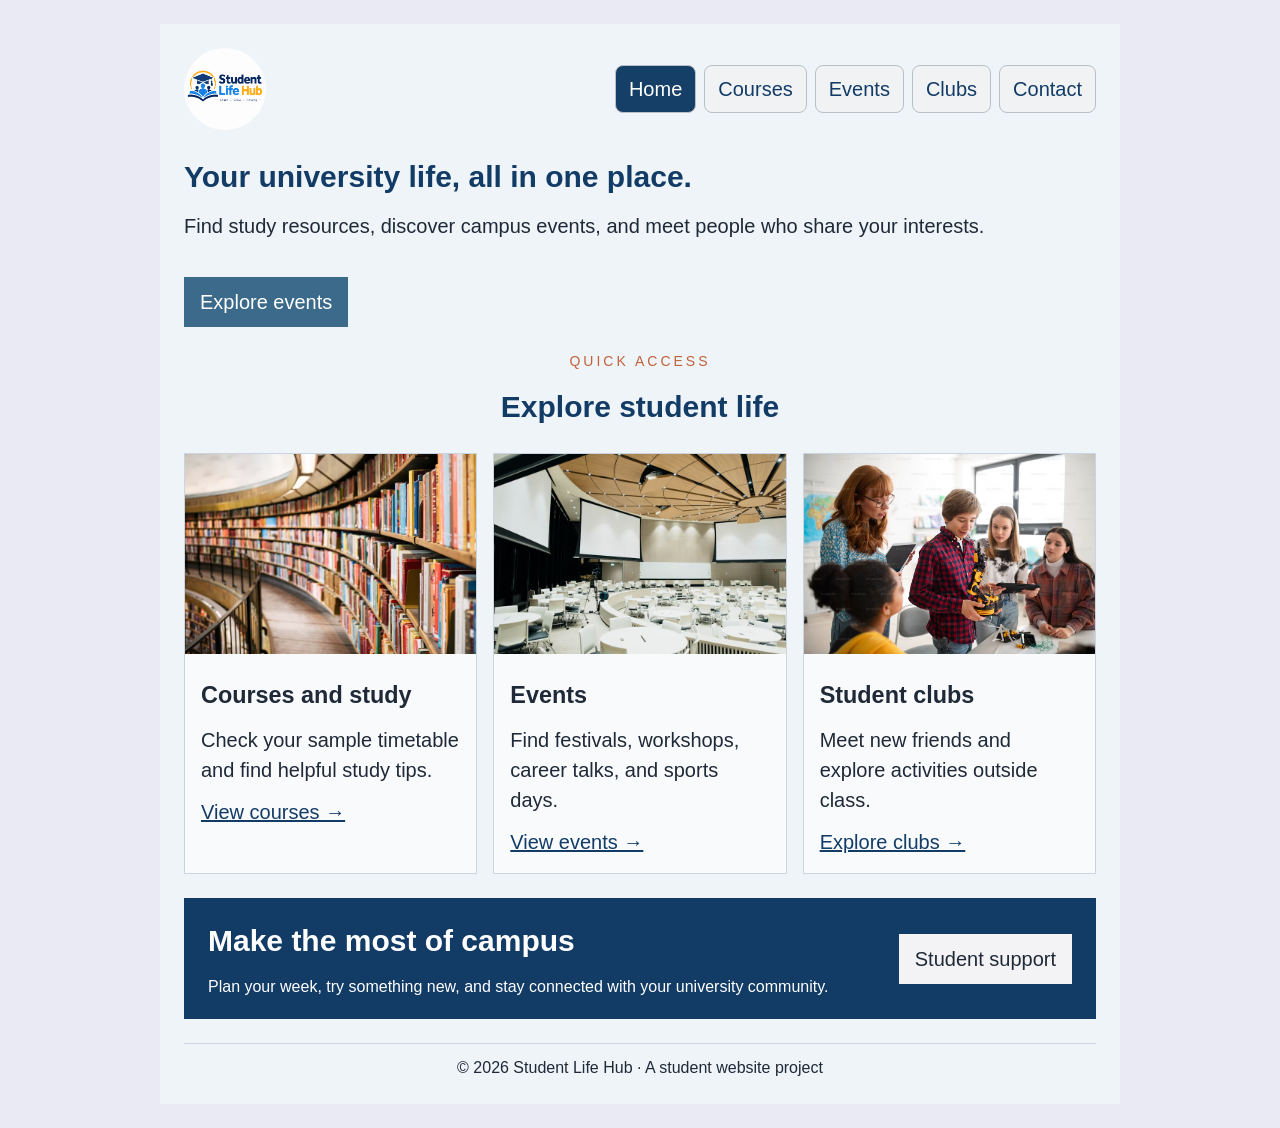
<file: index.html>
<!DOCTYPE html>
<html lang="en">
<head>
    <meta charset="UTF-8">
    <meta name="viewport" content="width=device-width, initial-scale=1.0">
    <title>Student Life Hub - Home</title>
    <link rel="stylesheet" href="style.css">
</head>
<body>
    <header class="topbar">
            <a class="logo" href="index.html"><img src="images/logo.png" width="120" height="120" alt="Student Life Hub"></a>
            <div class="icon_menu">
                <button ><svg xmlns="http://www.w3.org/2000/svg" height="24px" viewBox="0 -960 960 960" width="24px" fill="#1f1f1f"><path d="M120-240v-80h720v80H120Zm0-200v-80h720v80H120Zm0-200v-80h720v80H120Z"/></svg></button>
                <nav class="menu" aria-label="Main">
                    <a class="active" href="index.html">Home</a>
                    <a href="courses.html">Courses</a>
                    <a href="events.html">Events</a>
                    <a href="clubs.html">Clubs</a>
                    <a href="contact.html">Contact</a>
                </nav>
            </div>
    </header>
    <main>
        <section class="profile">
               <div class="bio">
                    <h1>Your university life, all in one place.</h1>
                    <p>Find study resources, discover campus events, and meet people who share your interests.</p>
                </div>
                <a class="button" href="events.html">Explore events</a>
                </section>
        <section class="section">
            <div class="section-heading">
                <p class="eyebrow">QUICK ACCESS</p>
                <h2>Explore student life</h2>
            </div>
            <div class="grid">
                <div class="panel">
                    <img src="images/study.avif">
                    <div class="panel-body">
                        <h3>Courses and study</h3>
                        <p>Check your sample timetable and find helpful study tips.</p>
                        <a href="courses.html">View courses →</a>
                    </div>
                </div>
                <div class="panel">
                    <img src="images/event.avif" alt="People attending an event">
                    <div class="panel-body">
                        <h3>Events</h3>
                        <p>Find festivals, workshops, career talks, and sports days.</p>
                        <a href="events.html">View events →</a>
                    </div>
                </div>
                <div class="panel">
                    <img src="images/club.avif" alt="Friends spending time together">
                    <div class="panel-body">
                        <h3>Student clubs</h3>
                        <p>Meet new friends and explore activities outside class.</p>
                        <a href="clubs.html">Explore clubs →</a>
                    </div>
                </div>
            </div>
        </section>

        <section class="notice">
            <div>
                <h2>Make the most of campus</h2>
                <p>Plan your week, try something new, and stay connected with your university community.</p>
            </div>
            <a class="button button-light" href="contact.html">Student support</a>
        </section>
    </main>
    <footer>
        <p>© 2026 Student Life Hub · A student website project</p>
    </footer>
</body>
</html>
</file>
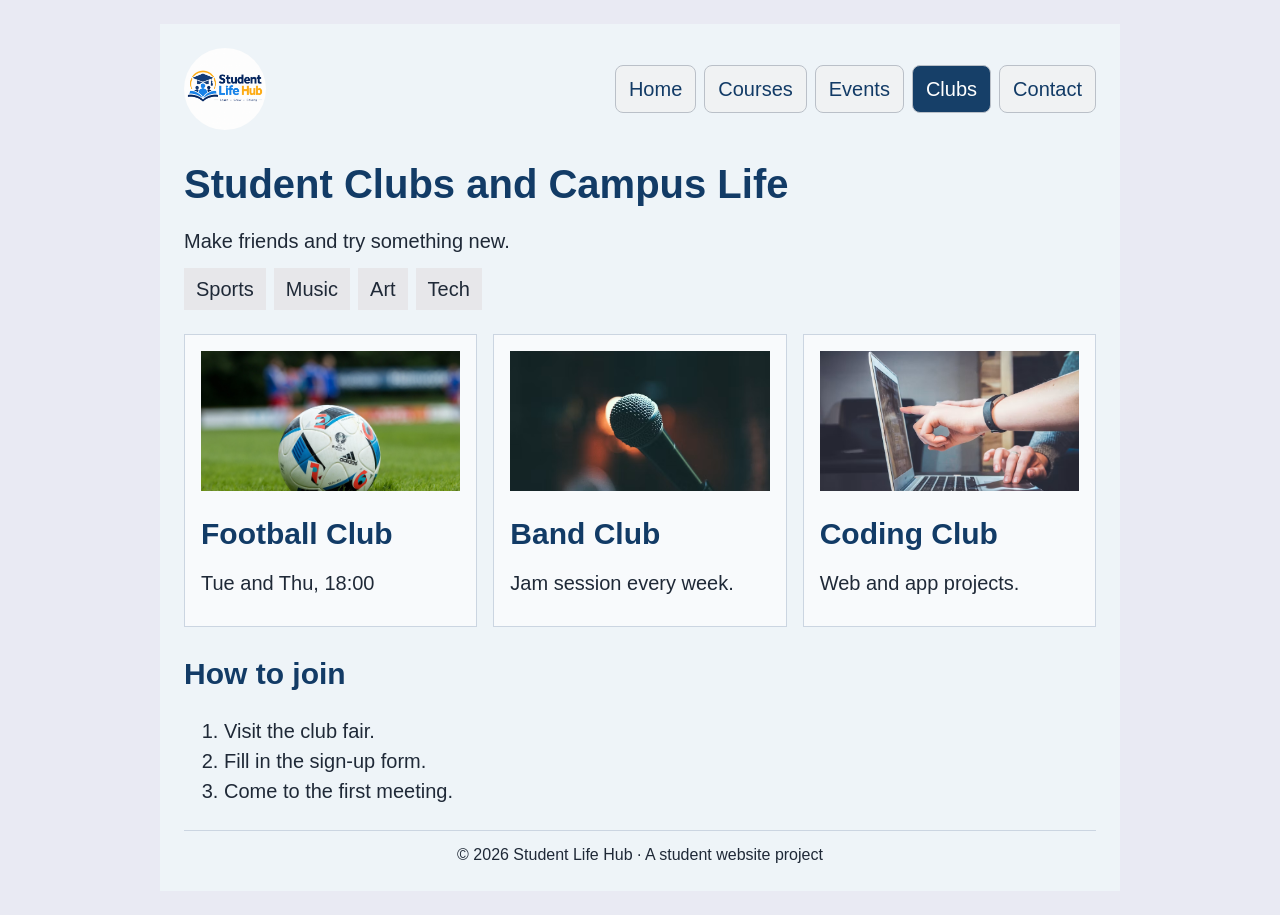
<file: clubs.html>
<!doctype html>
<html lang="en">
  <head>
    <meta charset="utf-8">
    <meta name="viewport" content="width=device-width, initial-scale=1">
    <title>Student Life Hub - Clubs</title>
    <link rel="stylesheet" href="style.css">
  </head>
  <body>
    <header class="topbar">
            <a class="logo" href="index.html"><img src="images/logo.png" width="120" height="120" alt="Student Life Hub"></a>
            <div class="icon_menu">
                <button ><svg xmlns="http://www.w3.org/2000/svg" height="24px" viewBox="0 -960 960 960" width="24px" fill="#1f1f1f"><path d="M120-240v-80h720v80H120Zm0-200v-80h720v80H120Zm0-200v-80h720v80H120Z"/></svg></button>
                <nav class="menu" aria-label="Main">
                    <a href="index.html">Home</a>
                    <a href="courses.html">Courses</a>
                    <a href="events.html">Events</a>
                    <a class="active" href="clubs.html">Clubs</a>
                    <a href="contact.html">Contact</a>
                </nav>
            </div>
    </header>
    <main class="cv">
      <div>
        <h1>Student Clubs and Campus Life</h1>
        <p>Make friends and try something new.</p>
        <ul class="skills">
          <li>Sports</li>
          <li>Music</li>
          <li>Art</li>
          <li>Tech</li>
        </ul>
      </div>
      <div class="details">
        <section class="panel">
          <img src="images/football.jpg" width="800" height="400" alt="Football club">
          <h2>Football Club</h2>
          <p>Tue and Thu, 18:00</p>
        </section>
        <section class="panel">
          <img src="images/music.avif" width="800" height="400" alt="Band club">
          <h2>Band Club</h2>
          <p>Jam session every week.</p>
        </section>
        <section class="panel">
          <img src="images/coading.avif" width="800" height="400" alt="Coding club">
          <h2>Coding Club</h2>
          <p>Web and app projects.</p>
        </section>
      </div>
      <div>
        <h2>How to join</h2>
        <ol>
          <li>Visit the club fair.</li>
          <li>Fill in the sign-up form.</li>
          <li>Come to the first meeting.</li>
        </ol>
      </div>
    </main>
    <footer>
        <p>© 2026 Student Life Hub · A student website project</p>
    </footer>
  </body>
</html>
</file>
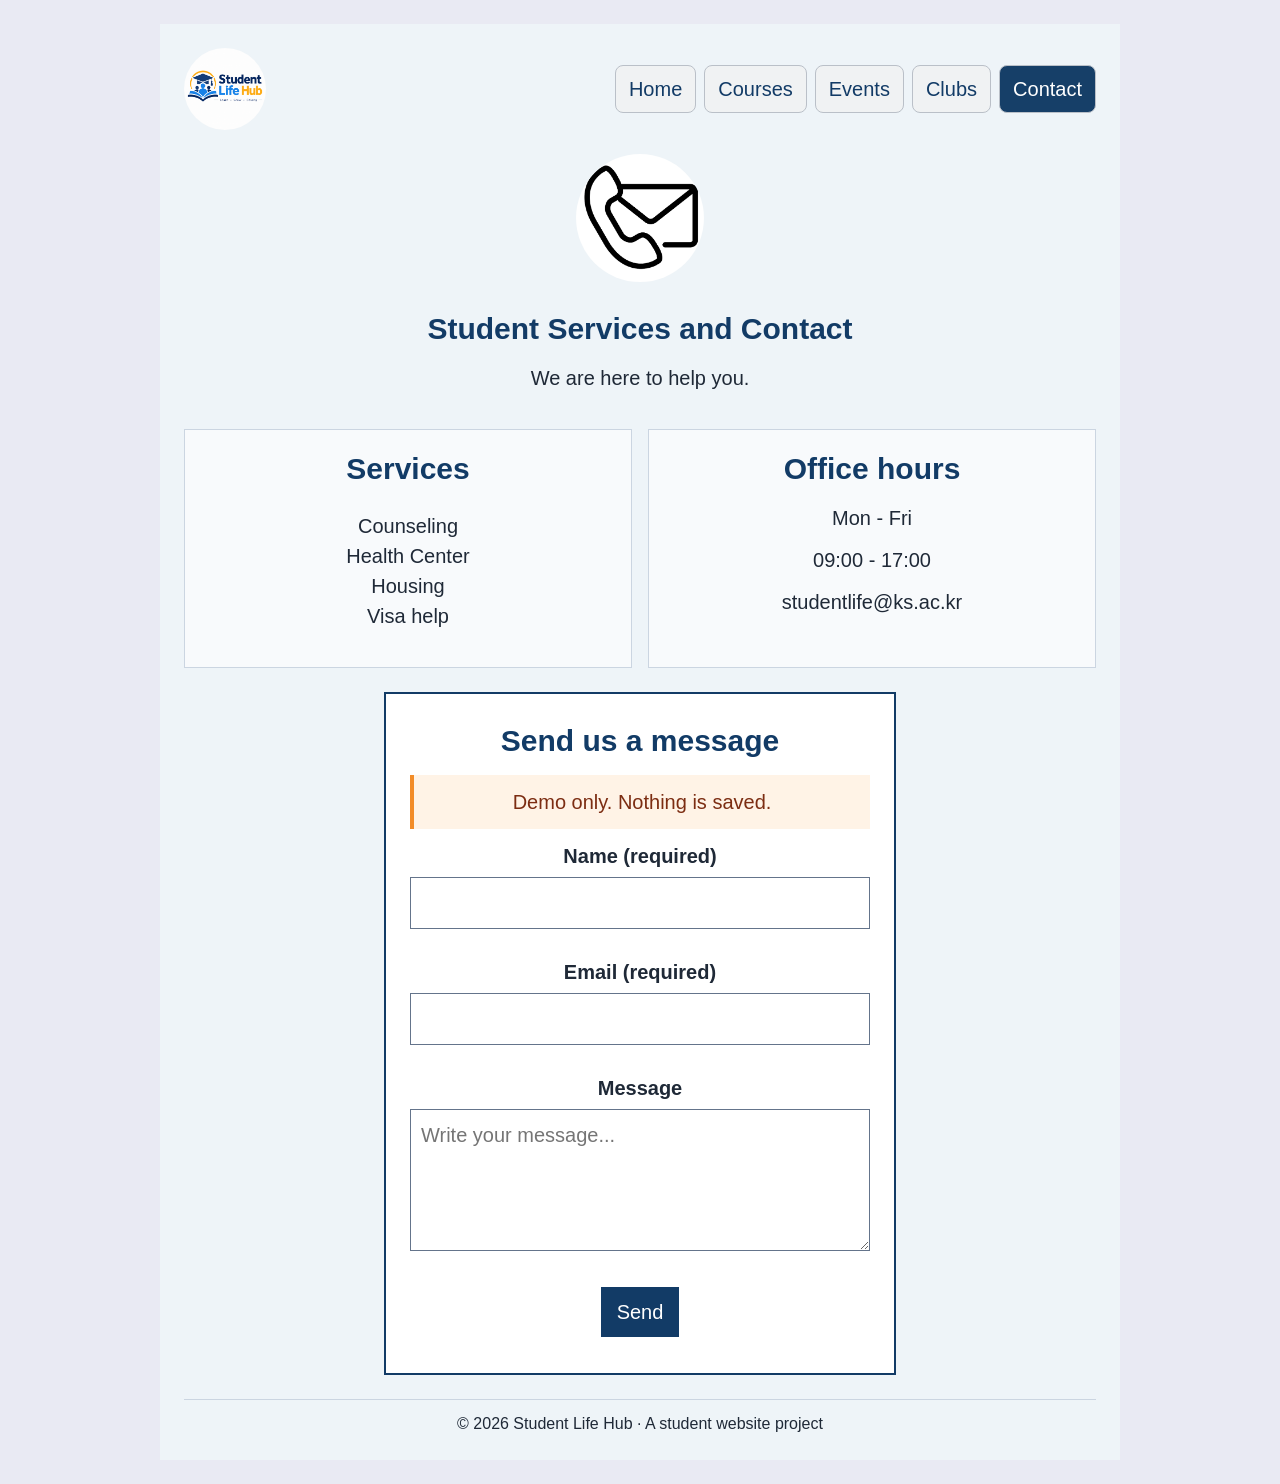
<file: contact.html>
<!doctype html>
<html lang="en">
  <head>
    <meta charset="utf-8">
    <meta name="viewport" content="width=device-width, initial-scale=1">
    <title>Student Life Hub - Contact</title>
    <link rel="stylesheet" href="style.css">
  </head>
  <body>
    <header class="topbar">
            <a class="logo" href="index.html"><img src="images/logo.png" width="120" height="120" alt="Student Life Hub"></a>
            <div class="icon_menu">
                <button ><svg xmlns="http://www.w3.org/2000/svg" height="24px" viewBox="0 -960 960 960" width="24px" fill="#1f1f1f"><path d="M120-240v-80h720v80H120Zm0-200v-80h720v80H120Zm0-200v-80h720v80H120Z"/></svg></button>
                <nav class="menu" aria-label="Main">
                    <a href="index.html">Home</a>
                    <a href="courses.html">Courses</a>
                    <a href="events.html">Events</a>
                    <a href="clubs.html">Clubs</a>
                    <a class="active" href="contact.html">Contact</a>
                </nav>
            </div>
    </header>
      <main class="cv center">
        <section class="profile">
          <img class="photo" src="images/contact.png" width="128" height="128" alt="Student services desk">
          <div class="bio">
            <h1>Student Services and Contact</h1>
            <p>We are here to help you.</p>
          </div>
        </section>
        <div class="details">
          <section class="panel">
            <h2>Services</h2>
            <ul>
              <li>Counseling</li>
              <li>Health Center</li>
              <li>Housing</li>
              <li>Visa help</li>
            </ul>
          </section>
          <section class="panel">
            <h2>Office hours</h2>
            <p>Mon - Fri</p>
            <p>09:00 - 17:00</p>
            <p>studentlife@ks.ac.kr</p>
          </section>
        </div>
        <form class="card" action="contact.html" method="get">
          <h2>Send us a message</h2>
          <p class="notice">Demo only. Nothing is saved.</p>
          <p>
            <label for="name">Name (required)</label>
            <input id="name" name="name" type="text" required>
          </p>
          <p>
            <label for="email">Email (required)</label>
            <input id="email" name="email" type="email" required>
          </p>
          <p>
            <label for="message">Message</label>
            <textarea id="message" name="message" rows="4" placeholder="Write your message..."></textarea>
      
          </p>
          <p>
            <button type="submit">Send</button>
          </p>
        </form>
      </main>
      <footer>
        <p>© 2026 Student Life Hub · A student website project</p>
    </footer>
  </body>
</html>
</file>
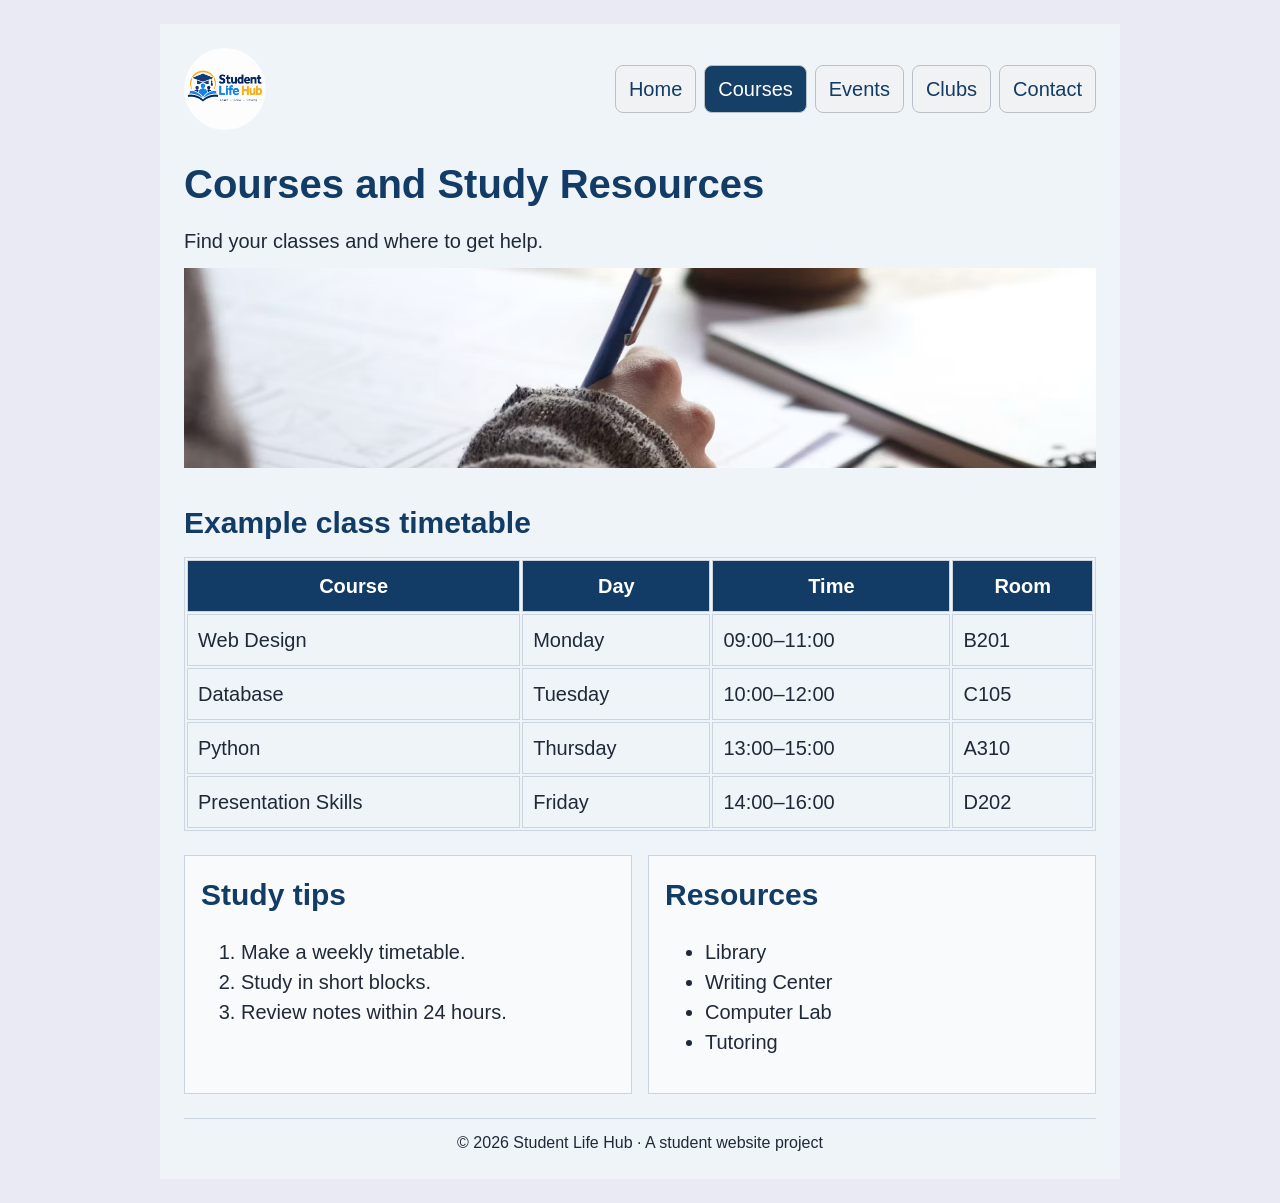
<file: courses.html>
<!doctype html>
<html lang="en">
  <head>
    <meta charset="utf-8">
    <meta name="viewport" content="width=device-width, initial-scale=1">
    <title>Student Life Hub - Courses</title>
    <link rel="stylesheet" href="style.css">
  </head>
  <body>
    <header class="topbar">
            <a class="logo" href="index.html"><img src="images/logo.png" width="120" height="120" alt="Student Life Hub"></a>
            <div class="icon_menu">
                <button ><svg xmlns="http://www.w3.org/2000/svg" height="24px" viewBox="0 -960 960 960" width="24px" fill="#1f1f1f"><path d="M120-240v-80h720v80H120Zm0-200v-80h720v80H120Zm0-200v-80h720v80H120Z"/></svg></button>
                <nav class="menu" aria-label="Main">
                    <a href="index.html">Home</a>
                    <a class="active" href="courses.html">Courses</a>
                    <a href="events.html">Events</a>
                    <a href="clubs.html">Clubs</a>
                    <a href="contact.html">Contact</a>
                </nav>
            </div>
    </header>
    <main class="cv">
      <div>
        <h1>Courses and Study Resources</h1>
        <p>Find your classes and where to get help.</p>
      </div>
      <img class="banner" src="images/courses.png" width="800" height="400" alt="Students studying">
      <section class="section">
        <h2>Example class timetable</h2>
        <div class="table-wrap">
          <table>
            <thead>
              <tr>
                <th>Course</th>
                <th>Day</th>
                <th>Time</th>
                <th>Room</th>
              </tr>
            </thead>
            <tbody>
              <tr>
                <td>Web Design</td>
                <td>Monday</td>
                <td>09:00–11:00</td>
                <td>B201</td>
              </tr>
              <tr>
                <td>Database</td>
                <td>Tuesday</td>
                <td>10:00–12:00</td>
                <td>C105</td>
              </tr>
              <tr>
                <td>Python</td>
                <td>Thursday</td>
                <td>13:00–15:00</td>
                <td>A310</td>
              </tr>
              <tr>
                <td>Presentation Skills</td>
                <td>Friday</td>
                <td>14:00–16:00</td>
                <td>D202</td>
              </tr>
            </tbody>
          </table>
        </div>
      </section>
      <div class="details">
        <section class="panel">
          <h2>Study tips</h2>
          <ol>
            <li>Make a weekly timetable.</li>
            <li>Study in short blocks.</li>
            <li>Review notes within 24 hours.</li>
          </ol>
        </section>
        <section class="panel">
          <h2>Resources</h2>
          <ul>
            <li>Library</li>
            <li>Writing Center</li>
            <li>Computer Lab</li>
            <li>Tutoring</li>
          </ul>
        </section>
      </div>
    </main>
    <footer>
      <p>© 2026 Student Life Hub · A student website project</p>
    </footer>
  </body>
</html>
</file>
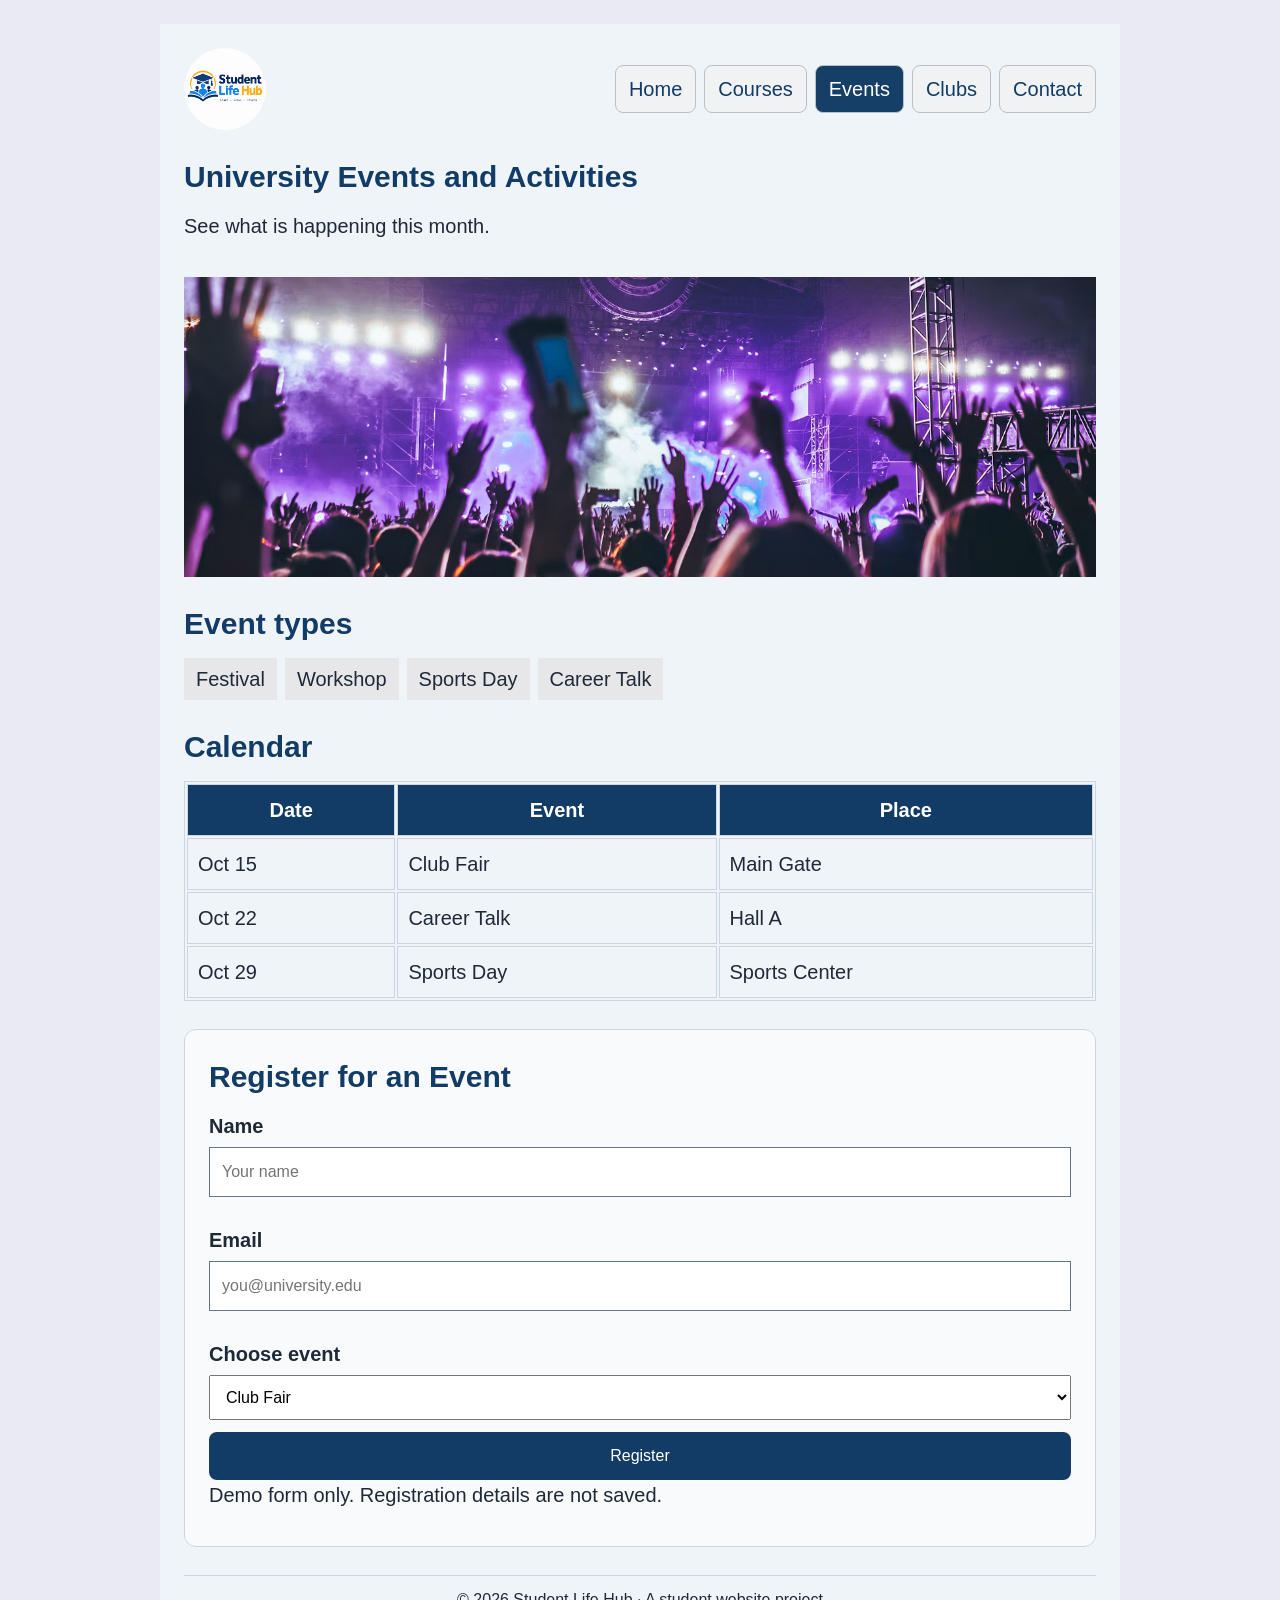
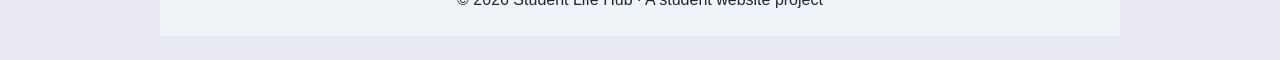
<file: events.html>
<!DOCTYPE html>
<html lang="en">
<head>
    <meta charset="UTF-8">
    <meta name="viewport" content="width=device-width, initial-scale=1.0">
    <title>Student Life Hub - Events</title>
    <link rel="stylesheet" href="style.css">
</head>
<body>
    <header class="topbar">
            <a class="logo" href="index.html"><img src="images/logo.png" width="120" height="120" alt="Student Life Hub"></a>
            <div class="icon_menu">
                <button ><svg xmlns="http://www.w3.org/2000/svg" height="24px" viewBox="0 -960 960 960" width="24px" fill="#1f1f1f"><path d="M120-240v-80h720v80H120Zm0-200v-80h720v80H120Zm0-200v-80h720v80H120Z"/></svg></button>
                <nav class="menu" aria-label="Main">
                    <a href="index.html">Home</a>
                    <a href="courses.html">Courses</a>
                    <a class="active"  href="events.html">Events</a>
                    <a href="clubs.html">Clubs</a>
                    <a href="contact.html">Contact</a>
                </nav>
            </div>
    </header>
    <main class="cv">
        <section class="profile">
            <div class="bio">
                <h1>University Events and Activities</h1>
                <p>See what is happening this month.</p>
            </div>
            <img class="banner" src="images/event.png" width="800" height="400" alt="Campus event">
        </section>
        <section>
            <div>
                <h2>Event types</h2>
                <ul class="skills">
                    <li>Festival</li>
                    <li>Workshop</li>
                    <li>Sports Day</li>
                    <li>Career Talk</li>
                </ul>
                <h2>Calendar</h2>
            </div>
            <table>
                <tr>
                    <th>Date</th>
                    <th>Event</th>
                    <th>Place</th>
                </tr>
                <tr>
                    <td>Oct 15</td>
                    <td>Club Fair</td>
                    <td>Main Gate</td>
                </tr>
                <tr>
                    <td>Oct 22</td>
                    <td>Career Talk</td>
                    <td>Hall A</td></tr>
                <tr>
                    <td>Oct 29</td>
                    <td>Sports Day</td>
                    <td>Sports Center</td>
                </tr>
            </table>
        </section>
        <section class="event-registration">
            <h2>Register for an Event</h2>
            <form class="event-form" action="#" method="get">
                <p>
                    <label for="event-name">Name</label>
                    <input id="event-name" name="name" type="text" placeholder="Your name" required>
                </p>
                <p>
                    <label for="event-email">Email</label>
                    <input id="event-email" name="email" type="email" placeholder="you@university.edu" required>
                </p>
                <p>
                    <label for="choose-event">Choose event</label>
                    <select id="choose-event" name="event" required>
                        <option value="Club Fair">Club Fair</option>
                        <option value="Welcome Festival">Career Talk</option>
                        <option value="Sports Day">Sports Day</option>
                    </select>
                </p>
                <button type="submit">Register</button>
                <p class="form-note">Demo form only. Registration details are not saved.</p>
            </form>
        </section>
    </main>
    <footer>
        <p>© 2026 Student Life Hub · A student website project</p>
    </footer>
</body>
</html>
</file>
<file: style.css>
* { box-sizing: border-box; }

html { background: #e9eaf3; }

body {
  font-family: Arial, sans-serif;
  font-size: 20px;
  line-height: 1.5;
  color: #1f2937;
  background: #eef4f8;
  max-width: 960px;
  margin: 24px auto;
  padding: 24px;
}

h1, h2, h3, p { margin: 0 0 12px; }
h1, h2 { color: #123b66; }
a { color: #123b66; }

/* navigation */
.topbar {
  display: flex;
  flex-wrap: nowrap;
  justify-content: space-between;
  align-items: center;
  gap: 16px;
  margin-bottom: 24px;
}
.logo { 
  display: block; 
  flex: 0 0 auto; 
  line-height: 0; 
}
.logo img { display: block; 
  width: 82px; 
  height: 82px; 
  max-width: 100%; 
  object-fit: cover; 
  border-radius: 50%; 
}
.icon_menu button{
    display: none;
}
.menu{
    display: flex;
    gap: 8px;
}
.menu a { 
  color: #123b66; 
  text-decoration: none; 
  padding: 8px 13px; 
  border: 1px solid #bac0c8; 
  border-radius: 8px; 
  background: #f0f2f3; 
}
.menu a:hover { 
  color: white; 
  background: #163F68; 
}
.menu a.active {
  color: white; 
  background: #163F68; 
}

/* top section: image + text */
.profile {
  display: flex;
  margin-bottom: 24px;
  gap: 24px;
  flex-direction: row;
  flex-wrap: wrap;
  align-items: center;
  justify-content: flex-start;
}
.photo {
  flex: 0 0 128px;
  width: 128px;
  height: 128px;
  object-fit: cover;
  border-radius: 50%;
}
.bio {
  flex: 1 1 320px;
  min-width: 0;
}

/* button under the welcome text */
.profile .button { margin-left: 0; }
.profile .bio { flex: 1 1 100%; }

/* wide picture */
.banner {
  width: 100%;
  height: 200px;
  object-fit: cover;
  margin-bottom: 24px;
}
.profile .banner {
  height: 300px;
  margin-bottom: 0;
}

/* tag lists */
.skills {
  display: flex;
  flex-wrap: wrap;
  gap: 8px;
  list-style: none;
  padding: 0;
  margin: 0 0 24px;
}
.skills li {
  background: #e7e7ea;
  padding: 6px 12px;
}

/* boxes in a row */
.details {
  display: flex;
  flex-wrap: wrap;
  gap: 16px;
  margin-bottom: 24px;
}
.panel {
  flex: 1 1 256px;
  min-width: 0;
  padding: 16px;
  border: 1px solid #cbd5e1;
  background: #f8fafc;
  margin-top: 0;
}
.panel img {
  width: 100%;
  height: 140px;
  object-fit: cover;
  margin-bottom: 12px;
}

/* button */
.button {
  display: inline-block;
  padding: 10px 16px;
  background-color: #3b6a8a;
  color: white;
  text-decoration: none;
}
.button-light {
  background-color: #f3f3f5;
  color: #1f2937;
}

/* home page cards */
.section-heading {
  text-align: center;
  margin-bottom: 24px;
}
.eyebrow {
  color: #c2623a;
  font-size: 14px;
  letter-spacing: 3px;
}
.grid {
  display: flex;
  flex-wrap: wrap;
  gap: 16px;
  margin-bottom: 24px;
}
.grid .panel { padding: 0; }
.grid .panel img {
  height: 200px;
  margin-bottom: 0;
}
.panel-body { padding: 16px; }

/* dark banner on home page */
section.notice {
  display: flex;
  flex-wrap: wrap;
  justify-content: space-between;
  align-items: center;
  gap: 16px;
  padding: 20px 24px;
  background-color: #123b66;
  color: white;
  border: 0;
}
section.notice h2 { color: white; }
section.notice p { margin: 0; font-size: 16px; }

/* notice */
.notice {
  color: #7c2d12;
  background-color: #fff3e6;
  padding: 12px;
  border-left: 4px solid #f28c28;
}

/* table */
table {
  width: 100%;
  border: 1px solid #cbd5e1;
  margin-bottom: 24px;
}
th, td {
  padding: 10px;
  border: 1px solid #cbd5e1;
}
th {
  background-color: #123b66;
  color: white;
}
.event-registration {
    margin: 28px 0;
    padding: 24px;
    background: #f8fafc;
    border: 1px solid #cbd5e1;
    border-radius: 12px;
}
event-form {
  width: 100%;
  max-width: none;
  margin: 0;
  border-radius: 12px;
}

.event-form input,
.event-form select,
.event-form button {
  width: 100%;
  box-sizing: border-box;
  padding: 12px;
  font-size: 1rem;
}

.event-form button {
  background: #123b66;
;
  color: #fff;
  border: none;
  border-radius: 8px;
  cursor: pointer;
}
/* contact form */
.card {
  width: 100%;
  max-width: 32rem;
  margin: 0 auto 24px;
  padding: 24px;
  border: 2px solid #123b66;
  background-color: white;
}
label {
  display: block;
  font-weight: bold;
  margin-bottom: 6px;
}
input ,textarea{
  width: 100%;
  font: inherit;
  padding: 10px;
  border: 1px solid #64748b;
  margin-bottom: 16px;
}
button {
  font: inherit;
  padding: 10px 16px;
  background-color: #123b66;
  color: white;
  border: 0;
  cursor: pointer;
}
button:hover { background-color: #0b2947; }

/* centred page (contact) */
.center { 
  text-align: center; 
}
.center .profile { 
  flex-direction: column; 
  justify-content: center; 
}
.center .bio { 
  flex: 0 0 auto; }

.center .details { 
  justify-content: center; 
}

.center ul { 
  list-style: none; padding: 0; 
}

/* footer */
footer {
  margin-top: 24px;
  padding-top: 12px;
  border-top: 1px solid #cbd5e1;
  text-align: center;
  font-size: 16px;
}
footer p { margin: 0; }

@media (max-width: 768px) {
    body {
    width: 100%;
    max-width: 100%;
    margin: 0 auto;
    padding: 16px;
    font-size: 16px;
  }
  .topbar {
    gap: 10px;
    margin-bottom: 16px;
  }
  h1 { font-size: 1.7rem; }
  h2 { font-size: 1.3rem; }
  .profile {
    gap: 16px;
    margin-bottom: 16px;
  }
  .profile .banner { height: 220px; }
  .banner { height: 170px; }
  .grid .panel img { height: 170px; }
  .menu a { white-space: nowrap; padding: 8px 10px; }
}
@media (max-width: 576px) {
    .topbar{
        justify-content: space-between;
        padding: 12px 18px;
        position: relative;
    }
    .logo img {
        width: 64px;
        height: 64px;
    }

    .icon_menu{
        position: relative;
        display: inline-block;
    }

    .icon_menu button{
        display: block;
        background-color: #E6E6E6;
        color: black;
        padding: 8px 10px;
        border: 1px solid #bac0c8;
        border-radius: 8px;
        cursor: pointer;
    }

    .icon_menu:hover button{
        background-color: #cccccc;
    }

    .menu{
        display: none;             
        flex-direction: column;
        position: absolute;
        top: 100%;
        right: 0;                  
        left: auto;
        min-width: 160px;
        background-color: white;
        padding: 6px;
        gap: 6px;
        border-radius: 8px;
        border: 1px solid #bac0c8;
        box-shadow: 0 4px 12px rgba(0, 0, 0, 0.15);
        z-index: 100;
    }

    .icon_menu:hover .menu,
    .icon_menu:focus-within .menu{
        display: flex;              /* hover korle dekhabe */
    }

    .menu a{
        display: block;
        padding: 8px 12px;
    }

    /* small phone tweaks */
    body { padding: 12px; }
    h1 { font-size: 1.5rem; }
    h2 { font-size: 1.2rem; }
    .profile { flex-direction: column; align-items: flex-start; }
    .profile .banner { height: 180px; }
    .banner { height: 140px; }
    .photo { flex: 0 0 96px; width: 96px; height: 96px; }
    .center .profile { align-items: center; }
    .panel { flex: 1 1 100%; }
    .grid .panel img { height: 160px; }
    .panel img { height: 150px; }
    section.notice { flex-direction: column; align-items: flex-start; padding: 16px; }
    .button { text-align: center; }
    table { font-size: 14px; }
    th, td { padding: 6px; }
    .event-registration { padding: 16px; margin: 20px 0; }
    .card { padding: 16px; }
}
</file>
